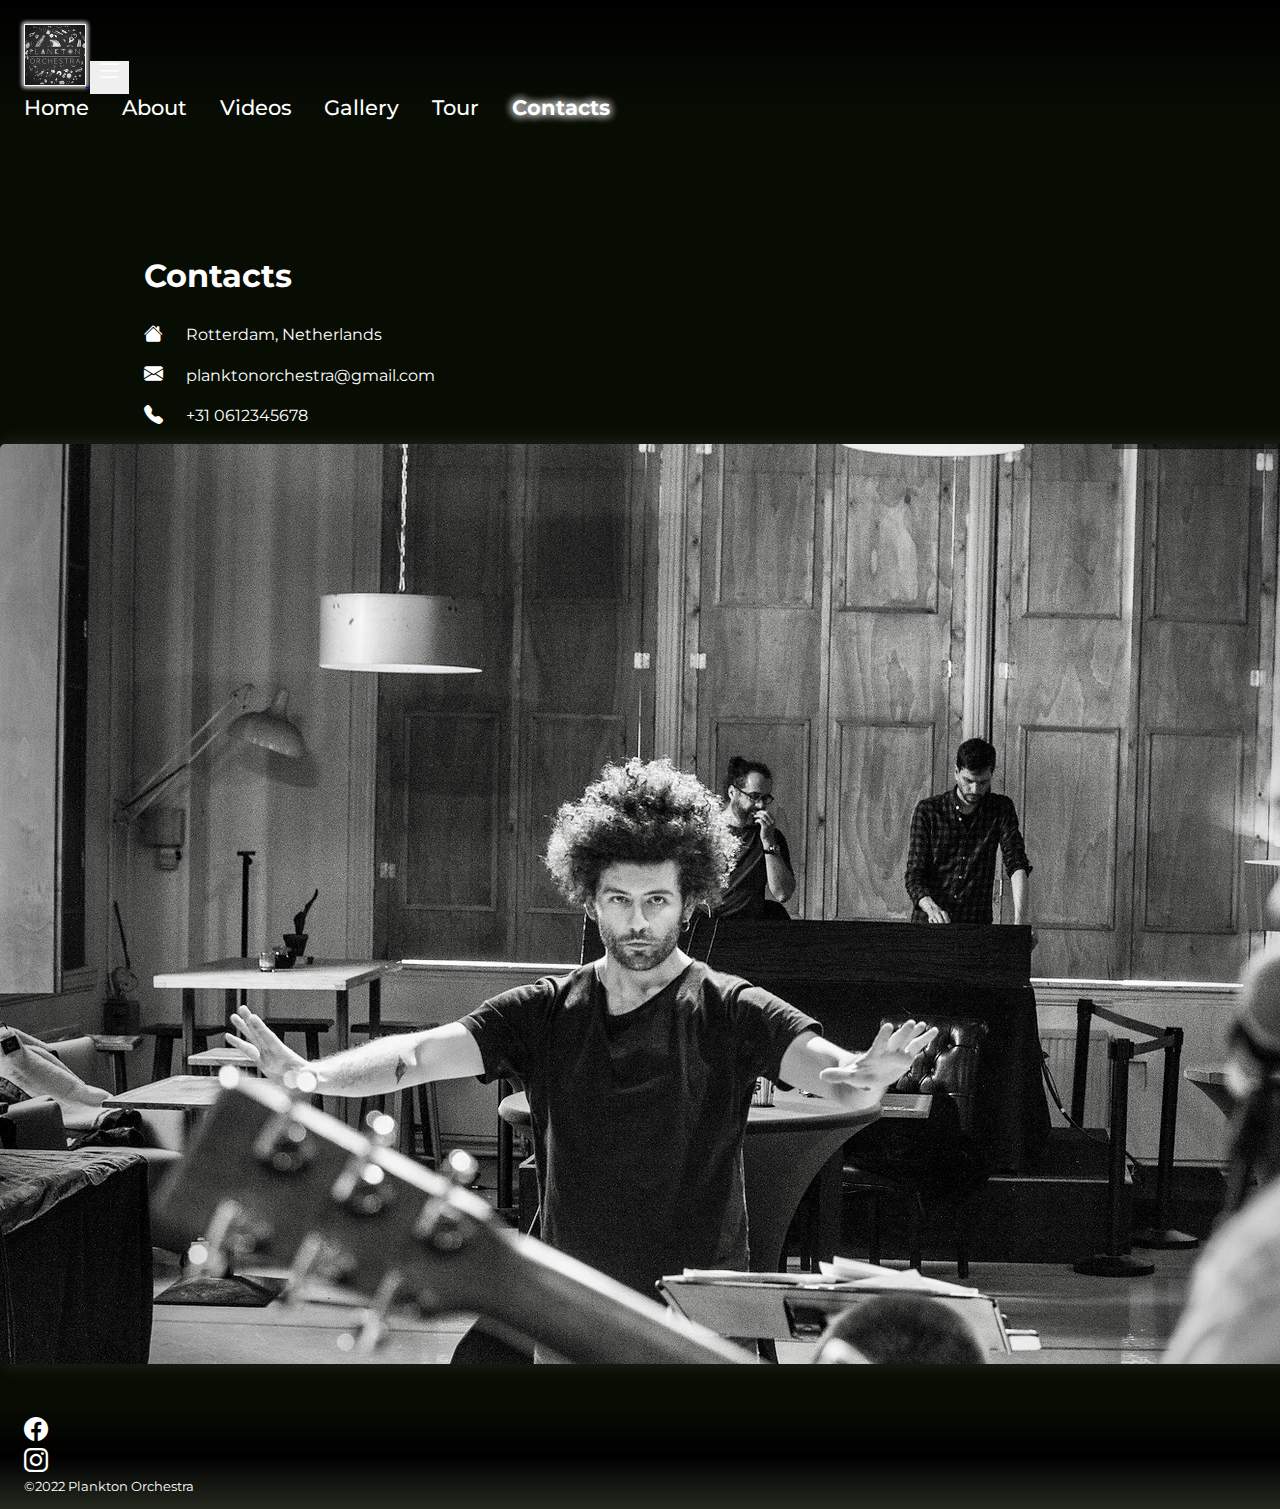
<file: contacts.html>
<!DOCTYPE html>
<html lang="en">
  <head>
    <meta charset="UTF-8" />
    <meta http-equiv="X-UA-Compatible" content="IE=edge" />
    <meta name="viewport" content="width=device-width, initial-scale=1.0" />
    <title>Plankton Orchestra - Contacts</title>
    <!-- Bootstrap & Bootstrap Icons -->
    <link
      href="https://cdn.jsdelivr.net/npm/bootstrap@5.1.3/dist/css/bootstrap.min.css"
      rel="stylesheet"
      integrity="sha384-1BmE4kWBq78iYhFldvKuhfTAU6auU8tT94WrHftjDbrCEXSU1oBoqyl2QvZ6jIW3"
      crossorigin="anonymous"
    />
    <link
      rel="stylesheet"
      href="https://cdn.jsdelivr.net/npm/bootstrap-icons@1.8.1/font/bootstrap-icons.css"
    />

    <!-- Css -->
    <link rel="stylesheet" href="css/reset.css" />
    <link rel="stylesheet" href="css/style.css" />

    <!-- Fonts -->
    <link rel="preconnect" href="https://fonts.googleapis.com" />
    <link rel="preconnect" href="https://fonts.gstatic.com" crossorigin />
    <link
      href="https://fonts.googleapis.com/css2?family=Montserrat:wght@400;500;700&display=swap"
      rel="stylesheet"
    />
  </head>
  <body>
    <header>
      <nav class="navbar fixed-top navbar-expand-lg navbar-dark">
        <div class="container-fluid p-0">
          <a href="index.html">
            <img src="assets/logo.jpeg" alt="Plankton Orchestra logo" />
          </a>
          <button
            class="navbar-toggler"
            type="button"
            data-bs-toggle="collapse"
            data-bs-target="#navbarNav"
            aria-controls="navbarNav"
            aria-expanded="false"
            aria-label="Toggle navigation"
          >
          <i class="bi bi-list"></i>
        </button>
          <div class="collapse navbar-collapse" id="navbarNav">
            <ul class="navbar-nav ms-auto">
              <li class="nav-item">
                <a class="nav-link" href="index.html">Home</a>
              </li>
              <li class="nav-item">
                <a class="nav-link" href="about.html">About</a>
              </li>
              <li class="nav-item">
                <a class="nav-link" href="videos.html">Videos</a>
              </li>
              <li class="nav-item">
                <a class="nav-link" href="gallery.html">Gallery</a>
              </li>
              <li class="nav-item">
                <a class="nav-link" href="tour.html">Tour</a>
              </li>
              <li class="nav-item me-0">
                <a
                  class="nav-link active"
                  aria-current="page"
                  href="contacts.html"
                  >Contacts</a
                >
              </li>
            </ul>
          </div>
        </div>
      </nav>
    </header>

    <main id="contacts">
      <div class="container">
        <div class="row align-items-center">
          <div class="col-lg-5 mb-4">
            <div class="contactsContainer">
              <h1 class="mb-4 mb-lg-5">Contacts</h1>
              <ul class="text-start">
                <li>
                  <i class="bi bi-house-fill"></i>
                  <address>Rotterdam, Netherlands</address>
                </li>
                <li>
                  <i class="bi bi-envelope-fill"></i>
                  <a href="mailto:planktonorchestra@gmail.com"
                    >planktonorchestra@gmail.com</a
                  >
                </li>
                <li>
                  <i class="bi bi-telephone-fill"></i>
                  <a href="tel:+310612345678">+31 0612345678</a>
                </li>
              </ul>
            </div>
          </div>
          <div class="col-lg-7">
            <img
              class="img-fluid"
              src="assets/contacts.jpeg"
              alt="Massimiliano Dosoli"
            />
          </div>
        </div>
      </div>
    </main>

    <footer>
      <div class="d-flex justify-content-between align-items-center">
        <ul class="d-inline">
          <li class="d-inline">
            <a href="https://www.facebook.com/planktonorchestra/"
              ><i class="bi bi-facebook"></i
            ></a>
          </li>
          <li class="d-inline">
            <a href="https://www.instagram.com/planktonorchestra/?hl=it"
              ><i class="bi bi-instagram"></i
            ></a>
          </li>
        </ul>

        <small>©2022 Plankton Orchestra</small>
      </div>
    </footer>

    <script
      src="https://cdn.jsdelivr.net/npm/bootstrap@5.1.3/dist/js/bootstrap.bundle.min.js"
      integrity="sha384-ka7Sk0Gln4gmtz2MlQnikT1wXgYsOg+OMhuP+IlRH9sENBO0LRn5q+8nbTov4+1p"
      crossorigin="anonymous"
    ></script>
    <script src="js/navbar.js"></script>

  </body>
</html>
</file>
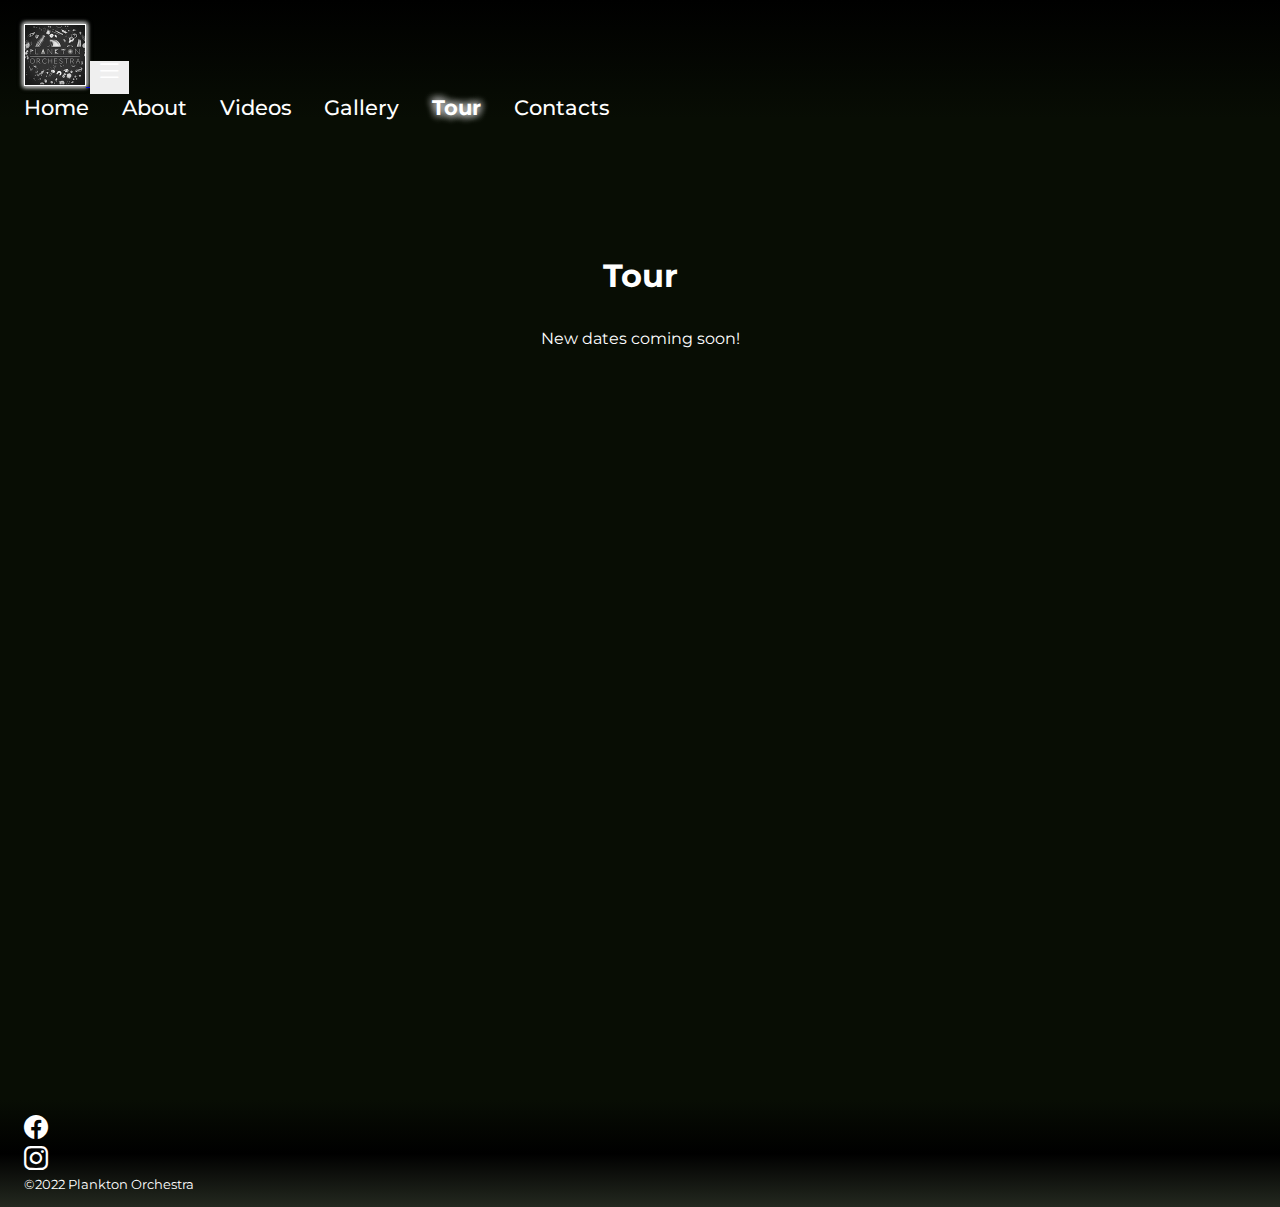
<file: tour.html>
<!DOCTYPE html>
<html lang="en">
  <head>
    <meta charset="UTF-8" />
    <meta http-equiv="X-UA-Compatible" content="IE=edge" />
    <meta name="viewport" content="width=device-width, initial-scale=1.0" />
    <title>Plankton Orchestra - Tour</title>

    <!-- Bootstrap & Bootstrap Icons -->
    <link
      href="https://cdn.jsdelivr.net/npm/bootstrap@5.1.3/dist/css/bootstrap.min.css"
      rel="stylesheet"
      integrity="sha384-1BmE4kWBq78iYhFldvKuhfTAU6auU8tT94WrHftjDbrCEXSU1oBoqyl2QvZ6jIW3"
      crossorigin="anonymous"
    />
    <link
      rel="stylesheet"
      href="https://cdn.jsdelivr.net/npm/bootstrap-icons@1.8.1/font/bootstrap-icons.css"
    />

    <!-- Css -->
    <link rel="stylesheet" href="css/reset.css" />
    <link rel="stylesheet" href="css/style.css" />

    <!-- Fonts -->
    <link rel="preconnect" href="https://fonts.googleapis.com" />
    <link rel="preconnect" href="https://fonts.gstatic.com" crossorigin />
    <link
      href="https://fonts.googleapis.com/css2?family=Montserrat:wght@400;700&display=swap"
      rel="stylesheet"
    />
  </head>
  <body>
    <header>
      <nav class="navbar fixed-top navbar-expand-lg navbar-dark">
        <div class="container-fluid p-0">
          <a class="logo" href="index.html">
            <img src="assets/logo.jpeg" alt="Plankton Orchestra logo" />
          </a>
          <button
            class="navbar-toggler"
            type="button"
            data-bs-toggle="collapse"
            data-bs-target="#navbarNav"
            aria-controls="navbarNav"
            aria-expanded="false"
            aria-label="Toggle navigation"
          >
          <i class="bi bi-list"></i>
        </button>
          <div class="collapse navbar-collapse" id="navbarNav">
            <ul class="navbar-nav ms-auto">
              <li class="nav-item">
                <a class="nav-link" href="index.html">Home</a>
              </li>
              <li class="nav-item">
                <a class="nav-link" href="about.html">About</a>
              </li>
              <li class="nav-item">
                <a class="nav-link" href="videos.html">Videos</a>
              </li>
              <li class="nav-item">
                <a class="nav-link" href="gallery.html">Gallery</a>
              </li>
              <li class="nav-item">
                <a class="nav-link active" aria-current="page" href="tour.html"
                  >Tour</a
                >
              </li>
              <li class="nav-item me-0">
                <a class="nav-link" href="contacts.html">Contacts</a>
              </li>
            </ul>
          </div>
        </div>
      </nav>
    </header>

    <main id="tour">
      <div class="container">
        <div class="tourInfo">
          <h1>Tour</h1>
          <p>New dates coming soon!</p>
        </div>
      </div>
    </main>

    <footer>
      <div class="d-flex justify-content-between align-items-center">
        <ul class="d-inline">
          <li class="d-inline">
            <a href="https://www.facebook.com/planktonorchestra/"
              ><i class="bi bi-facebook"></i
            ></a>
          </li>
          <li class="d-inline">
            <a href="https://www.instagram.com/planktonorchestra/?hl=it"
              ><i class="bi bi-instagram"></i
            ></a>
          </li>
        </ul>

        <small>©2022 Plankton Orchestra</small>
      </div>
    </footer>
    <script
      src="https://cdn.jsdelivr.net/npm/bootstrap@5.1.3/dist/js/bootstrap.bundle.min.js"
      integrity="sha384-ka7Sk0Gln4gmtz2MlQnikT1wXgYsOg+OMhuP+IlRH9sENBO0LRn5q+8nbTov4+1p"
      crossorigin="anonymous"
    ></script>
    <script src="js/navbar.js"></script>

  </body>
</html>
</file>
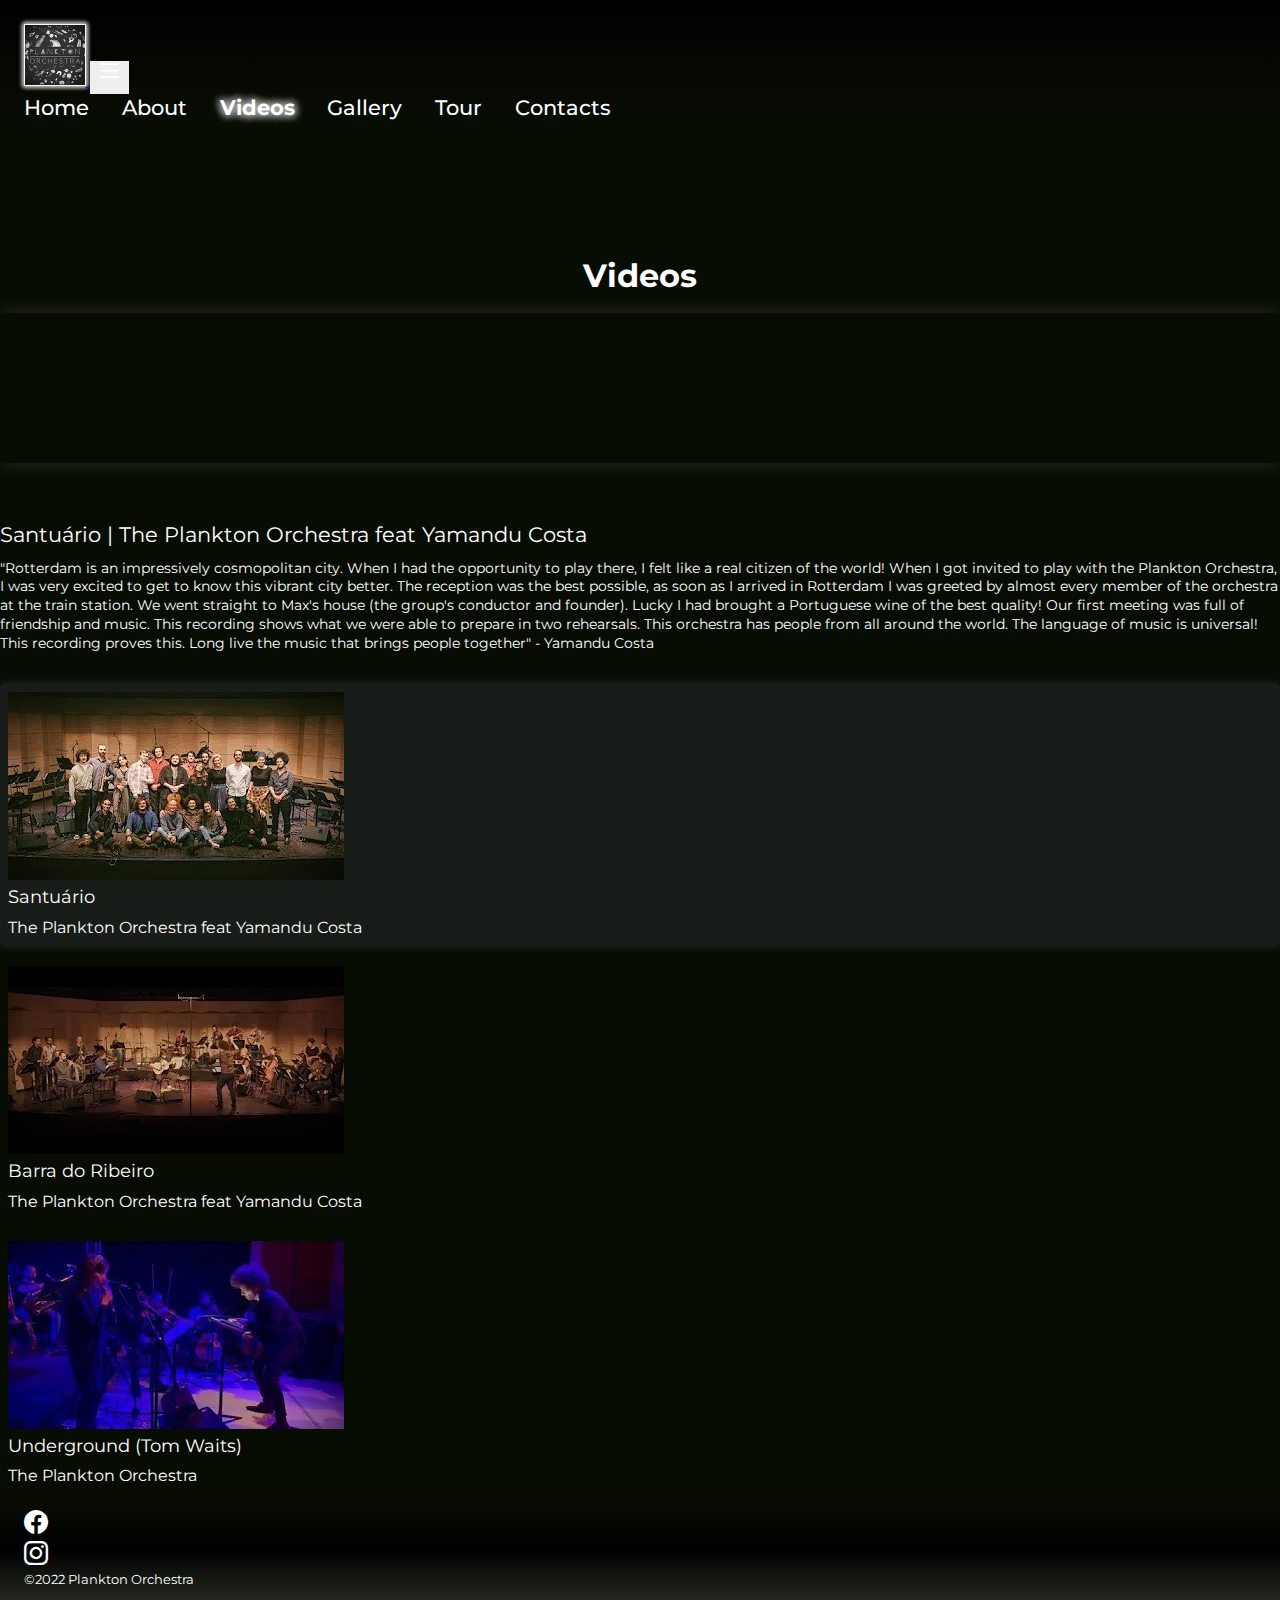
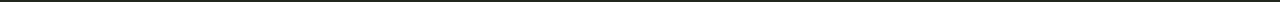
<file: videos.html>
<!DOCTYPE html>
<html lang="en">
  <head>
    <meta charset="UTF-8" />
    <meta http-equiv="X-UA-Compatible" content="IE=edge" />
    <meta name="viewport" content="width=device-width, initial-scale=1.0" />
    <title>Plankton Orchestra - Videos</title>

    <!-- Bootstrap & Bootstrap Icons -->
    <link
      href="https://cdn.jsdelivr.net/npm/bootstrap@5.1.3/dist/css/bootstrap.min.css"
      rel="stylesheet"
      integrity="sha384-1BmE4kWBq78iYhFldvKuhfTAU6auU8tT94WrHftjDbrCEXSU1oBoqyl2QvZ6jIW3"
      crossorigin="anonymous"
    />
    <link
      rel="stylesheet"
      href="https://cdn.jsdelivr.net/npm/bootstrap-icons@1.8.1/font/bootstrap-icons.css"
    />
    <!-- Css -->
    <link rel="stylesheet" href="css/reset.css" />
    <link rel="stylesheet" href="css/style.css" />
    <!-- Fonts -->
    <link rel="preconnect" href="https://fonts.googleapis.com" />
    <link rel="preconnect" href="https://fonts.gstatic.com" crossorigin />
    <link
      href="https://fonts.googleapis.com/css2?family=Montserrat:wght@400;500;700&display=swap"
      rel="stylesheet"
    />
  </head>
  <body>
    <header>
      <nav class="navbar fixed-top navbar-expand-lg navbar-dark">
        <div class="container-fluid p-0">
          <a href="index.html">
            <img src="assets/logo.jpeg" alt="Plankton Orchestra logo" />
          </a>
          <button
            class="navbar-toggler"
            type="button"
            data-bs-toggle="collapse"
            data-bs-target="#navbarNav"
            aria-controls="navbarNav"
            aria-expanded="false"
            aria-label="Toggle navigation"
          >
          <i class="bi bi-list"></i>
        </button>
          <div class="collapse navbar-collapse" id="navbarNav">
            <ul class="navbar-nav ms-auto">
              <li class="nav-item">
                <a class="nav-link" href="index.html">Home</a>
              </li>
              <li class="nav-item">
                <a class="nav-link" href="about.html">About</a>
              </li>
              <li class="nav-item">
                <a
                  class="nav-link active"
                  aria-current="page"
                  href="videos.html"
                  >Videos</a
                >
              </li>
              <li class="nav-item">
                <a class="nav-link" href="gallery.html">Gallery</a>
              </li>
              <li class="nav-item">
                <a class="nav-link" href="tour.html">Tour</a>
              </li>
              <li class="nav-item me-0">
                <a class="nav-link" href="contacts.html">Contacts</a>
              </li>
            </ul>
          </div>
        </div>
      </nav>
    </header>

    <main id="videos">
      <div class="container">
        <h1>Videos</h1>
        <div class="videoPlayer d-flex flex-wrap">
          <div class="mainVideo col-12 col-lg-8 p-lg-2 ps-lg-0">
            <iframe
              id="iFrame"
              width="100%"
              src="https://www.youtube.com/embed/gb-d54aB2xM?autoplay=1"
              title="YouTube video player"
              frameborder="0"
              allow="accelerometer; autoplay; clipboard-write; encrypted-media; gyroscope; picture-in-picture"
              allowfullscreen
              autoplay
            ></iframe>
          </div>
          <div class="videoDescription order-lg-2">
            <h3 id="descriptionTitle">Santuário | The Plankton Orchestra feat Yamandu Costa</h3>
            <p id="descriptionPar">
                "Rotterdam is an impressively cosmopolitan city. When I had the
                opportunity to play there, I felt like a real citizen of the
                world! When I got invited to play with the Plankton Orchestra, I
                was very excited to get to know this vibrant city better. The
                reception was the best possible, as soon as I arrived in Rotterdam
                I was greeted by almost every member of the orchestra at the train
                station. We went straight to Max's house (the group's conductor
                and founder). Lucky I had brought a Portuguese wine of the best
                quality! Our first meeting was full of friendship and music. This
                recording shows what we were able to prepare in two rehearsals.
                This orchestra has people from all around the world. The language
                of music is universal! This recording proves this. Long live the
                music that brings people together" - Yamandu Costa
            </p>
          </div>
          <div class="playlist col-12 col-lg-4 order-lg-1 p-lg-2">
            <div class="playlistEl d-flex activeVideo" id="video1">
              <img
                class="col-6 img-fluid"
                src="assets/santuario.jpeg"
                alt="Santuário"
              />
              <div class="col-5 ms-2">
                <h4>Santuário</h4>
                <p>The Plankton Orchestra feat Yamandu Costa</p>
              </div>
            </div>
            <div class="playlistEl d-flex" id="video2">
              <img
                class="col-6 img-fluid"
                src="assets/barra.jpeg"
                alt="Barra do Ribeiro"
              />
              <div class="col-5 ms-2">
                <h4>Barra do Ribeiro</h4>
                <p>The Plankton Orchestra feat Yamandu Costa</p>
              </div>
            </div>
            <div class="playlistEl d-flex" id="video3">
              <img
                class="col-6 img-fluid"
                src="assets/underground.jpeg"
                alt="Santuário"
              />
              <div class="col-5 ms-2">
                <h4>Underground (Tom Waits)</h4>
                <p>The Plankton Orchestra</p>
              </div>
            </div>
          </div>
        </div>
      </div>
    </main>

    <footer>
      <div class="d-flex justify-content-between align-items-center">
        <ul class="d-inline">
          <li class="d-inline">
            <a href="https://www.facebook.com/planktonorchestra/"
              ><i class="bi bi-facebook"></i
            ></a>
          </li>
          <li class="d-inline">
            <a href="https://www.instagram.com/planktonorchestra/?hl=it"
              ><i class="bi bi-instagram"></i
            ></a>
          </li>
        </ul>

        <small>©2022 Plankton Orchestra</small>
      </div>
    </footer>


    <script src="js/videoplayer.js"></script>
    <script
    src="https://cdn.jsdelivr.net/npm/bootstrap@5.1.3/dist/js/bootstrap.bundle.min.js"
    integrity="sha384-ka7Sk0Gln4gmtz2MlQnikT1wXgYsOg+OMhuP+IlRH9sENBO0LRn5q+8nbTov4+1p"
    crossorigin="anonymous"
  ></script>
  <script src="js/navbar.js"></script>

  </body>
</html>
</file>
<file: css/style.css>
/*** Variabili e Mixin ***/
/*** Generali ***/
body {
  font-family: Montserrat !important;
  color: #ffffff;
  background-color: #080d04;
  line-height: 1.3;
  min-height: 100vh; }

/*** Navbar ***/
nav {
  background: black;
  background: linear-gradient(180deg, black 0%, #080d04 82%, rgba(8, 13, 4, 0) 100%);
  padding: 24px !important; }
  nav img {
    box-sizing: content-box;
    width: 60px;
    height: auto;
    border: 1px solid white;
    box-shadow: 1px 1px 4px 1px rgba(210, 210, 210, 0.5), -1px -1px 4px 1px rgba(210, 210, 210, 0.5), -1px 1px 4px 1px rgba(210, 210, 210, 0.5), 1px -1px 4px 1px rgba(210, 210, 210, 0.5); }
  nav li {
    font-weight: 500;
    display: inline;
    margin-right: 1.8em;
    transition: text-shadow 0.2s ease-out, font-weight 0.2s ease-out; }
    nav li:hover {
      text-shadow: 1px 1px 8px rgba(210, 210, 210, 0.7), -1px -1px 8px rgba(210, 210, 210, 0.7), -1px 1px 8px rgba(210, 210, 210, 0.7), 1px -1px 8px rgba(210, 210, 210, 0.7) !important; }
    nav li a {
      color: white !important;
      text-decoration: none;
      font-size: 1.3em;
      transition: color 0.3s ease-out; }
    nav li a:hover {
      color: #080d04 !important; }
    nav li .active {
      font-weight: bold;
      text-shadow: 1px 1px 8px rgba(210, 210, 210, 0.7), -1px -1px 8px rgba(210, 210, 210, 0.7), -1px 1px 8px rgba(210, 210, 210, 0.7), 1px -1px 8px rgba(210, 210, 210, 0.7) !important; }
    nav li .active:hover {
      color: white !important; }
  nav .nav-item:last-of-type {
    margin-right: 0; }

#homeNav {
  background: black !important;
  background: linear-gradient(180deg, rgba(0, 0, 0, 0.8) 0%, rgba(0, 0, 0, 0.6) 50%, rgba(0, 0, 0, 0) 100%) !important; }

.bi-list {
  color: #ffffff;
  font-size: 2em;
  position: relative;
  bottom: 5px; }

.navbar-toggler {
  color: transparent !important;
  border: none !important; }

.navbarOpen {
  text-shadow: 1px 1px 8px rgba(210, 210, 210, 0.7), -1px -1px 8px rgba(210, 210, 210, 0.7), -1px 1px 8px rgba(210, 210, 210, 0.7), 1px -1px 8px rgba(210, 210, 210, 0.7); }

@media screen and (max-width: 991px) {
  nav {
    text-align: center;
    background: black !important;
    background: linear-gradient(180deg, black 0%, #080d04 90%, rgba(8, 13, 4, 0) 100%) !important; }
    nav .nav-item:first-of-type {
      margin-top: 1em !important; }
    nav .nav-item:last-of-type {
      margin-right: 1.8em !important;
      margin-bottom: 2em !important; } }

/*** Footer ***/
footer {
  padding: 12px 24px;
  background: black !important;
  background: linear-gradient(180deg, #080d04 0%, black 50%, rgba(132, 138, 127, 0.225) 100%) !important; }
  footer a {
    color: white; }
    footer a:hover {
      color: white; }
  footer li {
    transition: text-shadow 0.2s ease-out; }
    footer li:hover {
      text-shadow: 1px 1px 8px rgba(210, 210, 210, 0.7), -1px -1px 8px rgba(210, 210, 210, 0.7), -1px 1px 8px rgba(210, 210, 210, 0.7), 1px -1px 8px rgba(210, 210, 210, 0.7) !important; }
  footer i {
    font-size: 1.5em;
    margin-right: 0.5em; }
  footer small {
    font-size: 0.8em; }

#homeFooter {
  background: transparent !important; }

/*** Home Page ***/
#homepage {
  background-image: url("../assets/banner.jpg");
  background-repeat: no-repeat;
  background-position: center;
  background-size: 130%;
  height: calc(100vh);
  display: flex;
  justify-content: center;
  align-items: center; }
  #homepage h1 {
    text-align: center; }

@media screen and (min-width: 992px) {
  #homepage {
    background-size: cover; } }

#plankton-logo {
  width: 80%;
  margin-bottom: 70%; }

#orchestra-logo {
  width: 80%; }

@media screen and (orientation: landscape) and (max-device-width: 480px) {
  #plankton-logo, #orchestra-logo {
    display: none; }
  #homepage {
    background-size: cover; }
  #navbar {
    overflow: scroll; } }

@media screen and (min-width: 400px) {
  #homepage h1 {
    position: relative;
    top: 6%; }
  #plankton-logo {
    margin-bottom: 50%; } }

@media screen and (min-width: 600px) {
  #plankton-logo {
    margin-bottom: 35%; } }

@media screen and (min-width: 768px) {
  #plankton-logo {
    width: 60%;
    margin-bottom: 35%; }
  #orchestra-logo {
    width: 60%; } }

@media screen and (min-width: 880px) {
  #plankton-logo {
    margin-bottom: 30%; }
  #homepage h1 {
    top: 5%; } }

@media screen and (min-width: 992px) {
  #plankton-logo {
    margin-bottom: 28%; } }

@media screen and (min-width: 1200px) {
  #plankton-logo {
    margin-bottom: 25%; } }

/*** About ***/
#about {
  padding-top: 110px;
  min-height: calc(100vh - 55.2px); }
  #about h1 {
    font-weight: bold;
    font-size: 2em;
    margin-bottom: 0.8em; }
  #about p {
    margin-bottom: 2em; }
  #about img {
    padding: 0;
    box-shadow: rgba(149, 157, 165, 0.2) 0 0 20px;
    margin: auto;
    margin-bottom: 32px;
    border-radius: 5px; }

@media screen and (min-width: 992px) {
  #about .row div:first-of-type {
    padding: 0 3em !important; }
  #about .row div:nth-of-type(2) {
    padding: 0em 3em !important; } }

@media screen and (min-width: 1200px) {
  #about img {
    width: 80%; }
  #about p {
    font-size: 1.2em; } }

/*** Videos ***/
#videos {
  padding: 110px 0em 0 0em;
  min-height: calc(100vh - 55.2px); }
  #videos h1 {
    font-weight: bold;
    font-size: 2em;
    text-align: center;
    margin-bottom: 0.5em; }

@media screen and (max-width: 991px) {
  .mainVideo {
    height: 300px; } }

@media screen and (max-width: 767px) {
  .mainVideo {
    height: 200px; } }

.videoPlayer iframe {
  margin-bottom: 2em;
  height: 100%;
  width: 100%;
  box-shadow: rgba(149, 157, 165, 0.2) 0 0 20px;
  border-radius: 5px; }

.videoPlayer h3 {
  margin-top: 1em;
  margin-bottom: 0.5em;
  font-size: 1.3em; }

.videoPlayer h4 {
  margin-bottom: 0.5em;
  font-size: 1.1em; }

.videoDescription {
  margin-bottom: 2em; }
  .videoDescription p {
    font-size: 0.9em; }

.playlistEl {
  height: calc(33.33% - 8px);
  box-sizing: border-box;
  margin-bottom: 12px;
  width: 100%;
  padding: 0.5em;
  border-radius: 5px;
  transition: box-shadow 0.3s ease-out, background-color 0.3s e; }
  .playlistEl img {
    min-width: 120px; }
  .playlistEl div {
    font-size: 0.8em;
    flex-shrink: 1; }
    .playlistEl div p {
      display: none; }

@media screen and (min-width: 450px) {
  .playlistEl div {
    font-size: 1em; }
    .playlistEl div p {
      display: block; } }

.playlistEl:last-of-type {
  margin-bottom: 0px; }

.playlistEl:hover {
  box-shadow: rgba(149, 157, 165, 0.2) 0 0 10px;
  background-color: #191d1a;
  cursor: pointer; }

.activeVideo {
  box-shadow: rgba(149, 157, 165, 0.2) 0 0 10px;
  background-color: #191d1a; }

/*** Gallery ***/
#gallery {
  padding-top: 110px;
  min-height: calc(100vh - 55.2px); }
  #gallery h1 {
    text-align: center;
    font-weight: bold;
    font-size: 2em;
    margin-bottom: 0.5em; }

.grid:after {
  content: '';
  display: block;
  clear: both; }

/* ---- .grid-item ---- */
.grid-sizer, .grid-item {
  width: 100%; }

.grid-item img {
  display: block;
  max-width: 100%;
  box-shadow: rgba(149, 157, 165, 0.2) 0 0 20px; }

.grid-item {
  float: left;
  height: auto;
  margin-bottom: 10px; }

@media screen and (min-width: 768px) {
  .grid-sizer, .grid-item {
    width: calc(50% - 10px); } }

@media screen and (min-width: 1024px) {
  .grid-sizer, .grid-item {
    width: calc(33.333% - 10px); } }

/*** Tour ***/
#tour {
  padding-top: 110px;
  min-height: calc(100vh - 55.2px);
  text-align: center; }
  #tour h1 {
    font-weight: bold;
    font-size: 2em;
    margin-bottom: 1em; }
  #tour img {
    margin-bottom: 1em;
    box-shadow: rgba(149, 157, 165, 0.2) 0 0 20px;
    border-radius: 5px; }

.tourInfo {
  margin-bottom: 2em; }

/*** Contacts ***/
#contacts {
  padding-top: 110px;
  min-height: calc(100vh - 55.2px); }
  #contacts h1 {
    font-weight: bold;
    font-size: 2em;
    margin-bottom: 0.8em; }
  #contacts li {
    margin-bottom: 1em;
    font-size: 0.9em; }
    #contacts li * {
      display: inline; }
    #contacts li i {
      font-size: 1.2em;
      margin-right: 1em; }
  #contacts a {
    color: white;
    text-decoration: none; }
  #contacts img {
    padding: 0;
    box-shadow: rgba(149, 157, 165, 0.2) 0 0 20px;
    margin: auto;
    margin-bottom: 32px;
    border-radius: 5px; }

@media screen and (min-width: 768px) {
  #contacts h1 {
    text-align: center; }
  #contacts .row > div {
    padding: 0; }
  #contacts .contactsContainer {
    width: 40%;
    margin: 0 auto; }
    #contacts .contactsContainer ul {
      position: relative;
      left: 32px; } }

@media screen and (min-width: 992px) {
  #contacts {
    display: flex;
    align-items: center; }
    #contacts h1 {
      text-align: start; }
    #contacts .contactsContainer {
      width: 80%;
      margin: 0 auto; }
      #contacts .contactsContainer ul {
        position: static;
        font-size: 1.1em; } }

@media screen and (min-width: 992px) {
  .contactsContainer {
    width: 70%; } }
</file>
